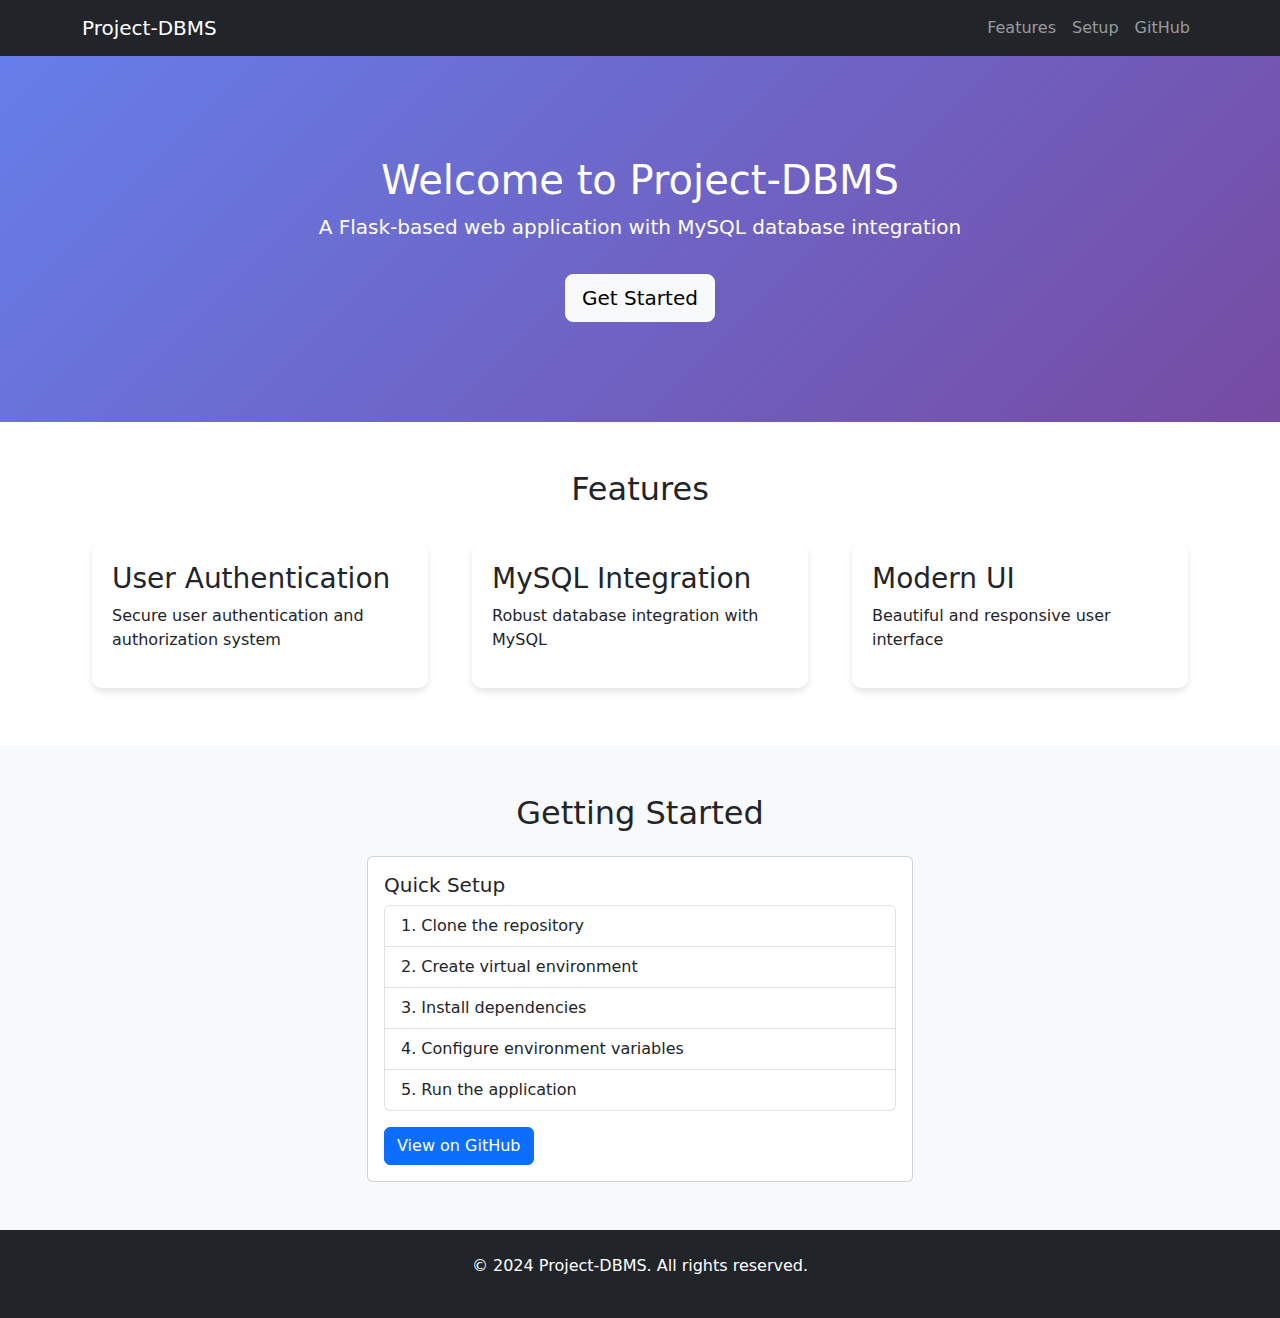
<file: index.html>
<!DOCTYPE html>
<html lang="en">
<head>
    <meta charset="UTF-8">
    <meta name="viewport" content="width=device-width, initial-scale=1.0">
    <title>Project-DBMS</title>
    <link href="https://cdn.jsdelivr.net/npm/bootstrap@5.3.0/dist/css/bootstrap.min.css" rel="stylesheet">
    <style>
        .hero-section {
            padding: 100px 0;
            background: linear-gradient(135deg, #667eea 0%, #764ba2 100%);
            color: white;
        }
        .feature-card {
            padding: 20px;
            margin: 10px;
            border-radius: 10px;
            box-shadow: 0 4px 6px rgba(0, 0, 0, 0.1);
        }
    </style>
</head>
<body>
    <nav class="navbar navbar-expand-lg navbar-dark bg-dark">
        <div class="container">
            <a class="navbar-brand" href="#">Project-DBMS</a>
            <button class="navbar-toggler" type="button" data-bs-toggle="collapse" data-bs-target="#navbarNav">
                <span class="navbar-toggler-icon"></span>
            </button>
            <div class="collapse navbar-collapse" id="navbarNav">
                <ul class="navbar-nav ms-auto">
                    <li class="nav-item">
                        <a class="nav-link" href="#features">Features</a>
                    </li>
                    <li class="nav-item">
                        <a class="nav-link" href="#setup">Setup</a>
                    </li>
                    <li class="nav-item">
                        <a class="nav-link" href="https://github.com/Bhaskar-069/Project-DBMS">GitHub</a>
                    </li>
                </ul>
            </div>
        </div>
    </nav>

    <section class="hero-section">
        <div class="container text-center">
            <h1>Welcome to Project-DBMS</h1>
            <p class="lead">A Flask-based web application with MySQL database integration</p>
            <a href="#setup" class="btn btn-light btn-lg mt-3">Get Started</a>
        </div>
    </section>

    <section id="features" class="py-5">
        <div class="container">
            <h2 class="text-center mb-4">Features</h2>
            <div class="row">
                <div class="col-md-4">
                    <div class="feature-card">
                        <h3>User Authentication</h3>
                        <p>Secure user authentication and authorization system</p>
                    </div>
                </div>
                <div class="col-md-4">
                    <div class="feature-card">
                        <h3>MySQL Integration</h3>
                        <p>Robust database integration with MySQL</p>
                    </div>
                </div>
                <div class="col-md-4">
                    <div class="feature-card">
                        <h3>Modern UI</h3>
                        <p>Beautiful and responsive user interface</p>
                    </div>
                </div>
            </div>
        </div>
    </section>

    <section id="setup" class="py-5 bg-light">
        <div class="container">
            <h2 class="text-center mb-4">Getting Started</h2>
            <div class="row">
                <div class="col-md-6 offset-md-3">
                    <div class="card">
                        <div class="card-body">
                            <h5 class="card-title">Quick Setup</h5>
                            <ol class="list-group list-group-numbered">
                                <li class="list-group-item">Clone the repository</li>
                                <li class="list-group-item">Create virtual environment</li>
                                <li class="list-group-item">Install dependencies</li>
                                <li class="list-group-item">Configure environment variables</li>
                                <li class="list-group-item">Run the application</li>
                            </ol>
                            <a href="https://github.com/Bhaskar-069/Project-DBMS" class="btn btn-primary mt-3">View on GitHub</a>
                        </div>
                    </div>
                </div>
            </div>
        </div>
    </section>

    <footer class="bg-dark text-white py-4">
        <div class="container text-center">
            <p>&copy; 2024 Project-DBMS. All rights reserved.</p>
        </div>
    </footer>

    <script src="https://cdn.jsdelivr.net/npm/bootstrap@5.3.0/dist/js/bootstrap.bundle.min.js"></script>
</body>
</html>
</file>
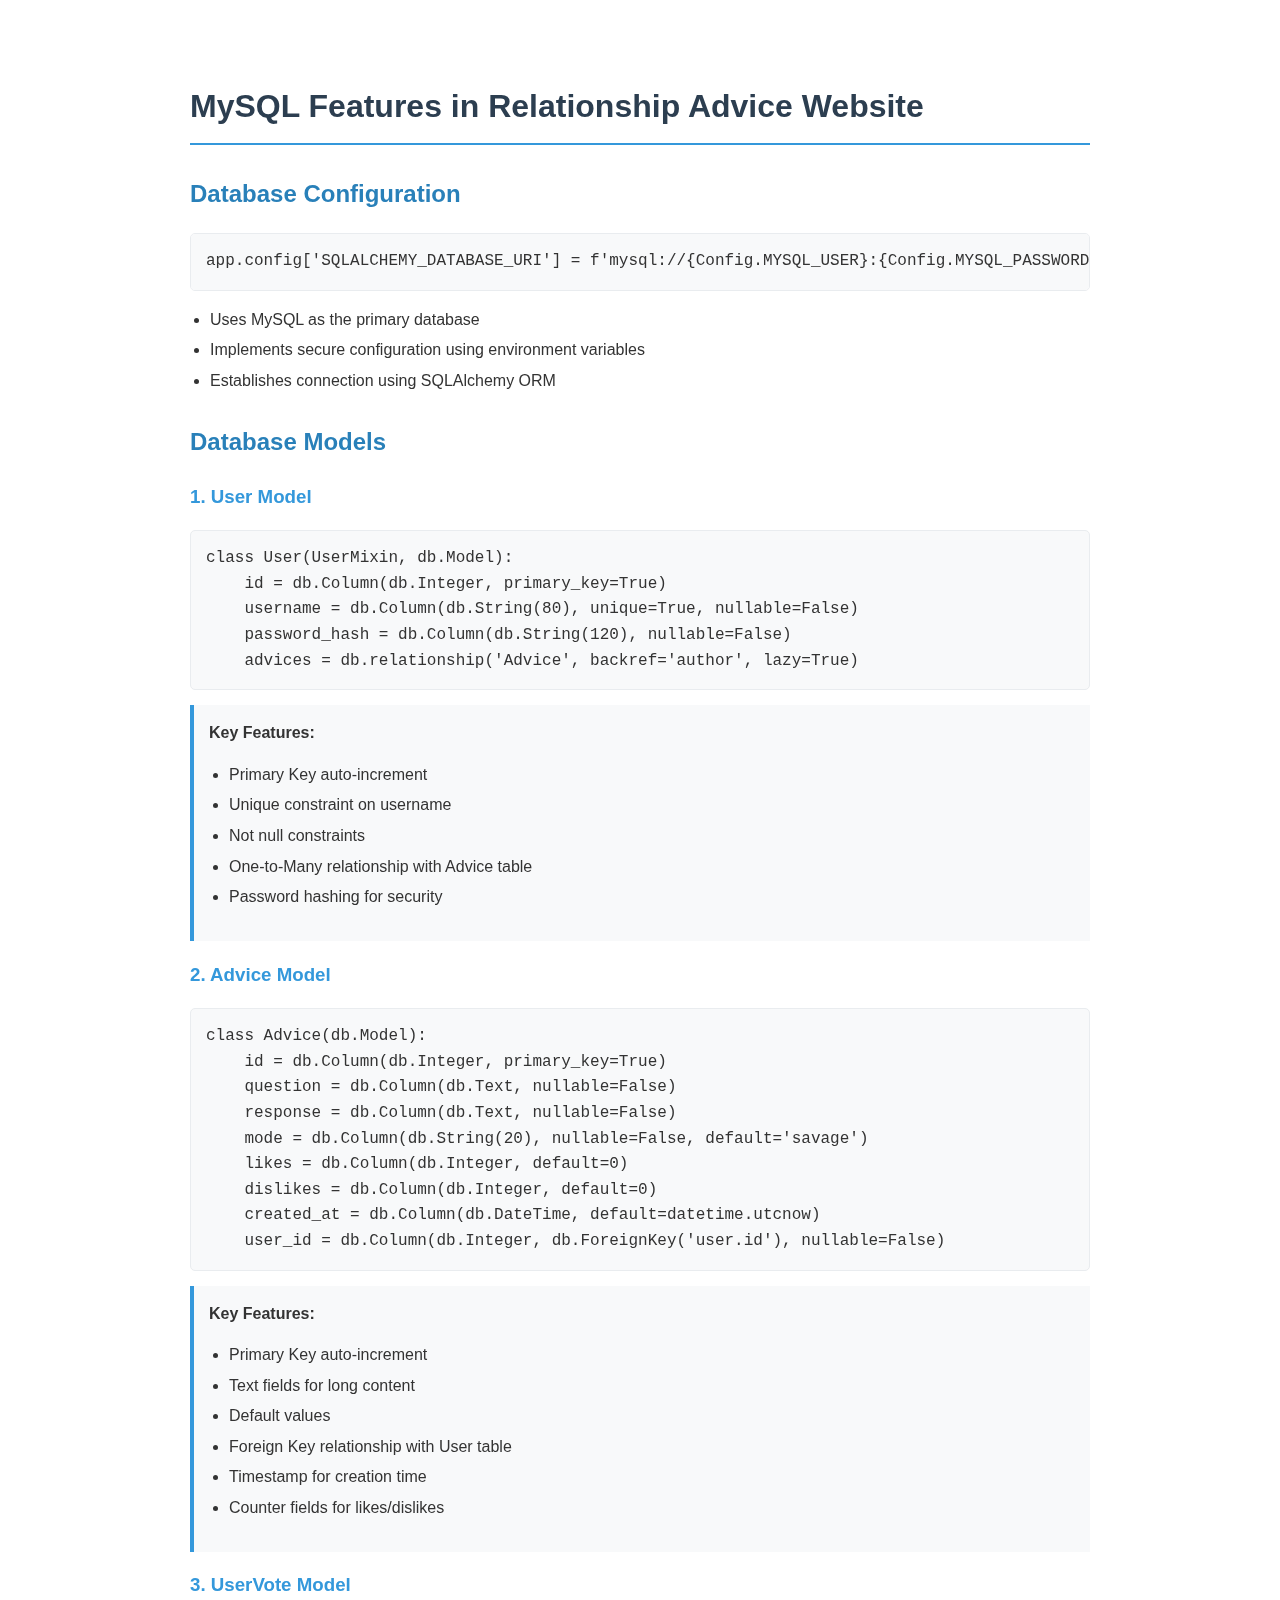
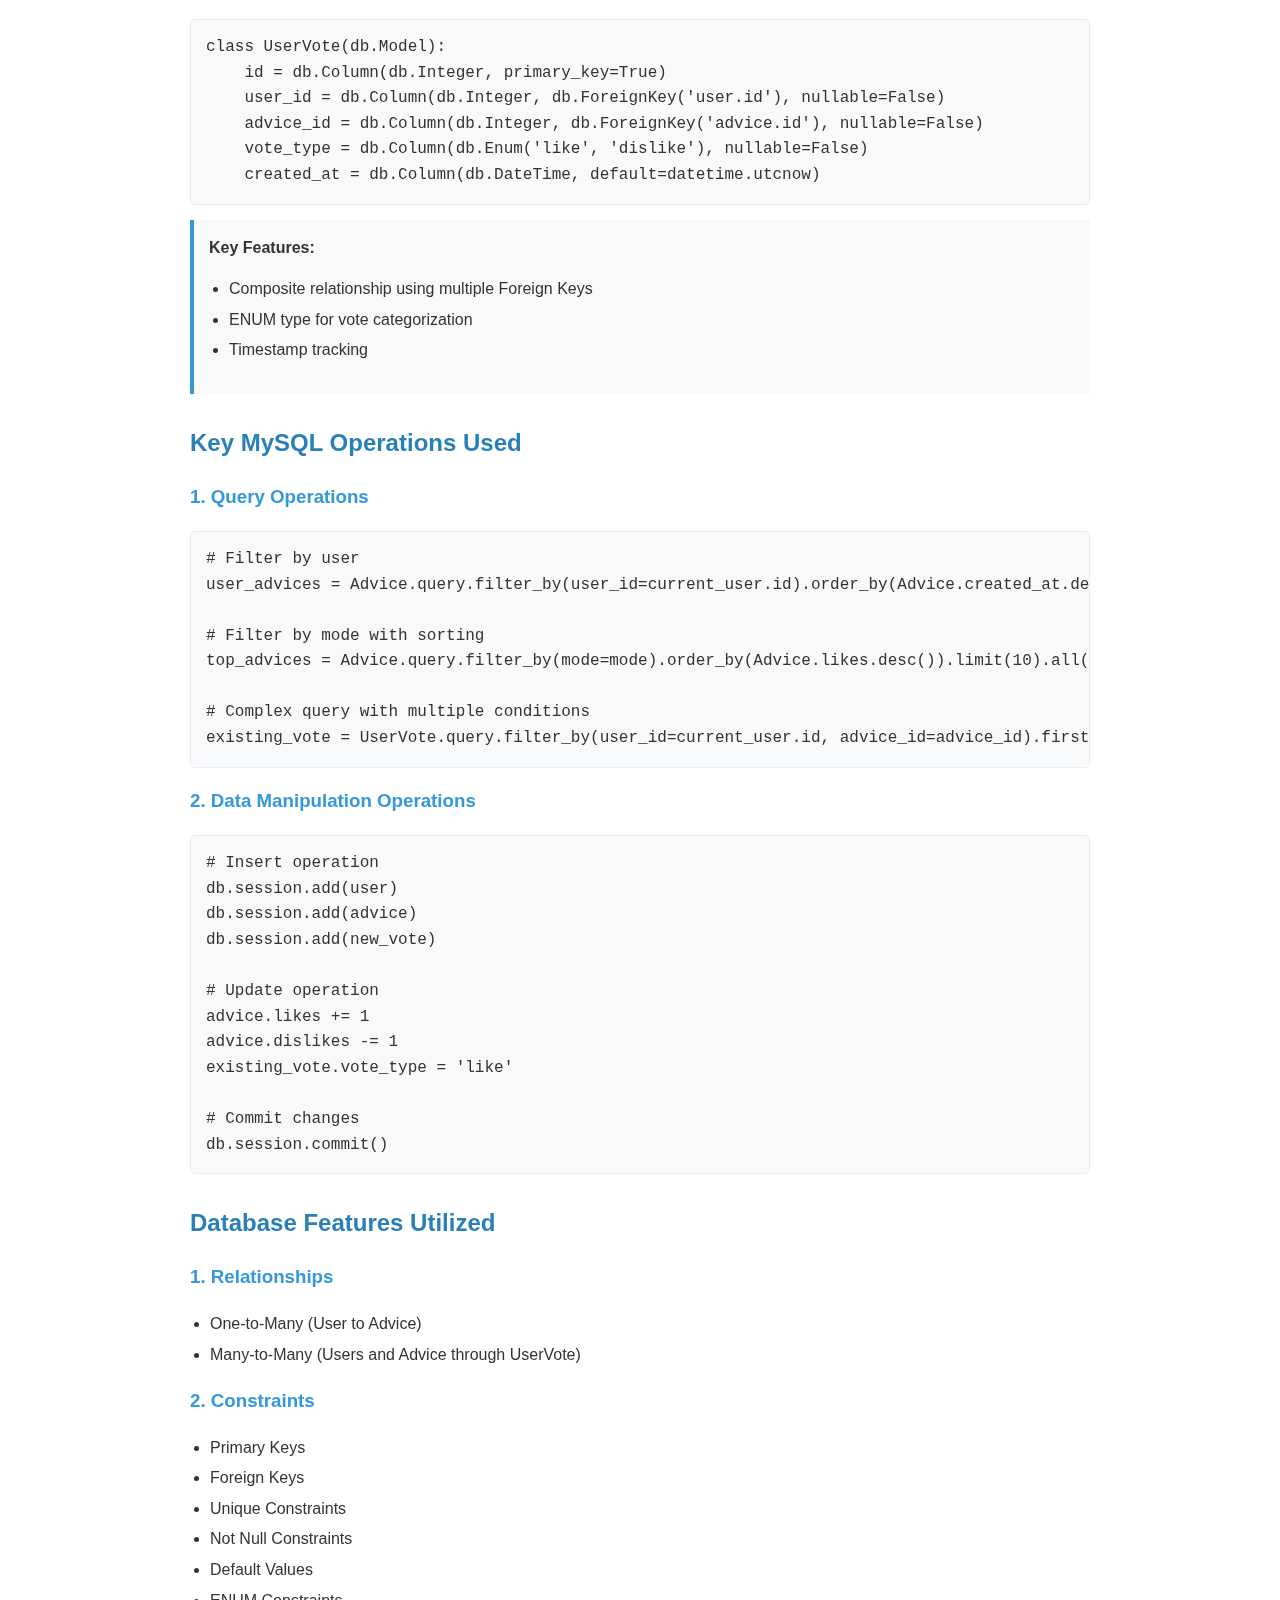
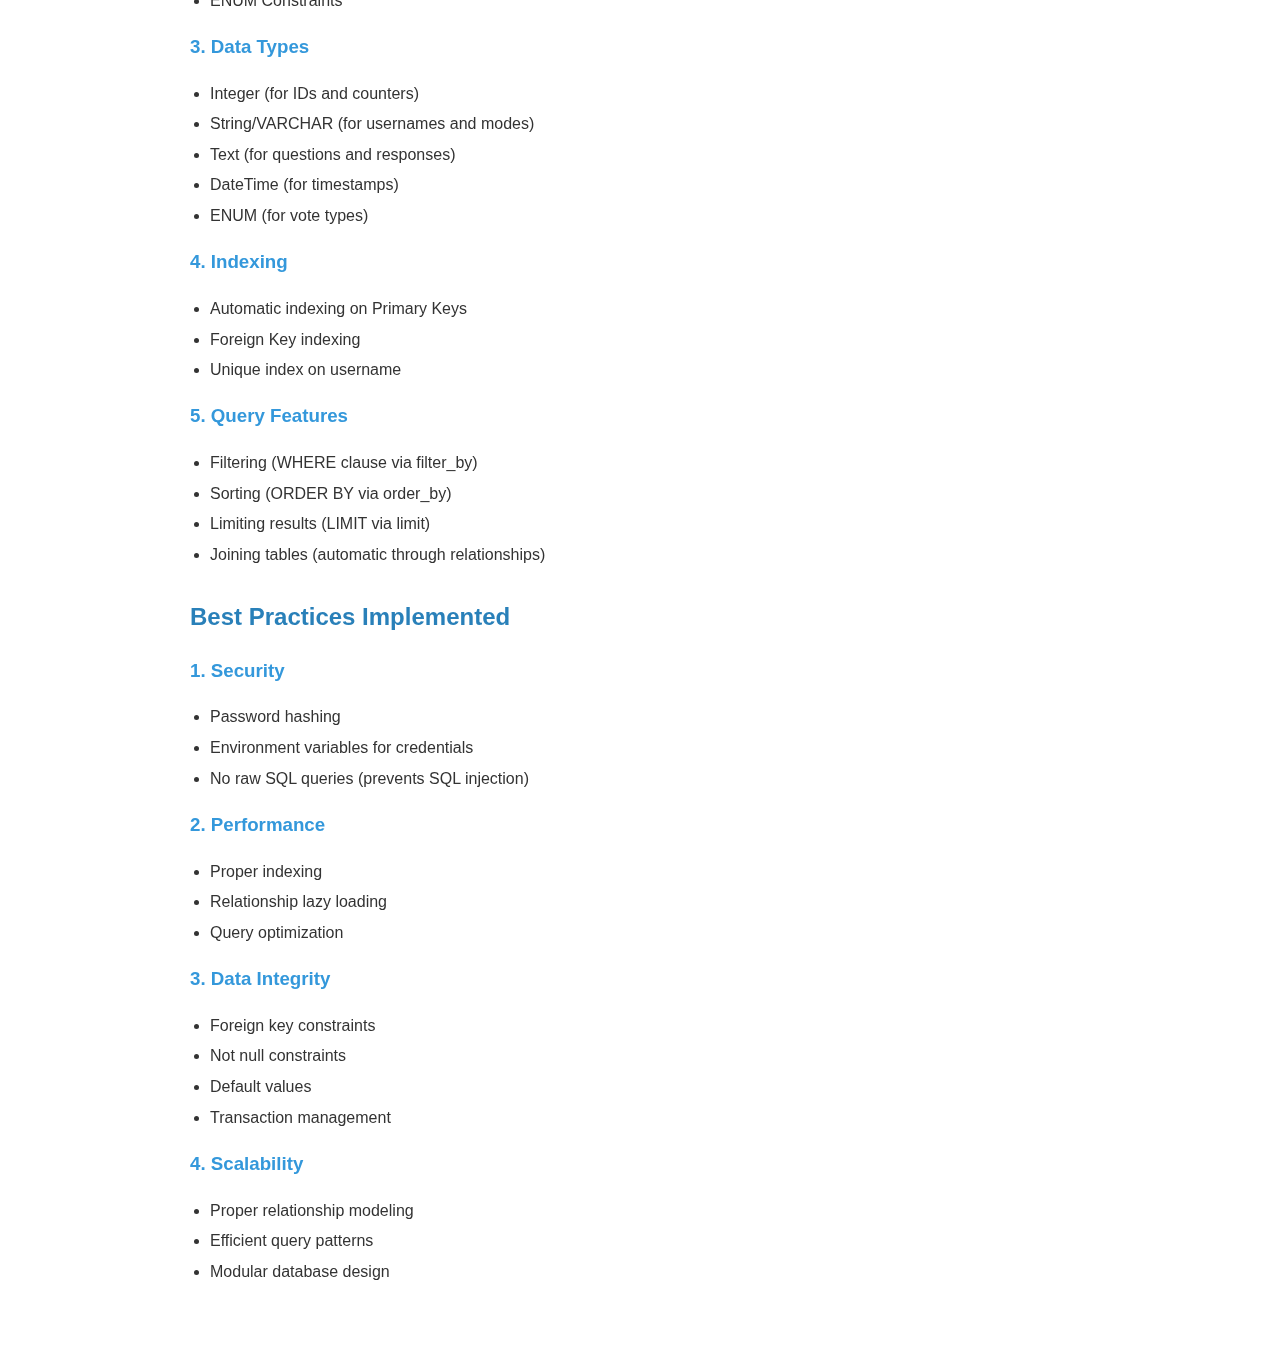
<file: MySQL_Features_Documentation.html>
<!DOCTYPE html>
<html>
<head>
    <meta charset="UTF-8">
    <title>MySQL Features in Relationship Advice Website</title>
    <style>
        body {
            font-family: Arial, sans-serif;
            line-height: 1.6;
            max-width: 900px;
            margin: 40px auto;
            padding: 20px;
            background-color: #fff;
            color: #333;
        }
        h1 {
            color: #2c3e50;
            border-bottom: 2px solid #3498db;
            padding-bottom: 10px;
        }
        h2 {
            color: #2980b9;
            margin-top: 30px;
        }
        h3 {
            color: #3498db;
        }
        pre {
            background-color: #f8f9fa;
            padding: 15px;
            border-radius: 5px;
            overflow-x: auto;
            border: 1px solid #e9ecef;
        }
        code {
            font-family: 'Courier New', Courier, monospace;
        }
        ul {
            padding-left: 20px;
        }
        li {
            margin-bottom: 5px;
        }
        .key-features {
            background-color: #f8f9fa;
            padding: 15px;
            border-left: 4px solid #3498db;
            margin: 15px 0;
        }
    </style>
</head>
<body>
    <h1>MySQL Features in Relationship Advice Website</h1>

    <h2>Database Configuration</h2>
    <pre><code>app.config['SQLALCHEMY_DATABASE_URI'] = f'mysql://{Config.MYSQL_USER}:{Config.MYSQL_PASSWORD}@{Config.MYSQL_HOST}/{Config.MYSQL_DB}'</code></pre>
    <ul>
        <li>Uses MySQL as the primary database</li>
        <li>Implements secure configuration using environment variables</li>
        <li>Establishes connection using SQLAlchemy ORM</li>
    </ul>

    <h2>Database Models</h2>

    <h3>1. User Model</h3>
    <pre><code>class User(UserMixin, db.Model):
    id = db.Column(db.Integer, primary_key=True)
    username = db.Column(db.String(80), unique=True, nullable=False)
    password_hash = db.Column(db.String(120), nullable=False)
    advices = db.relationship('Advice', backref='author', lazy=True)</code></pre>
    <div class="key-features">
        <strong>Key Features:</strong>
        <ul>
            <li>Primary Key auto-increment</li>
            <li>Unique constraint on username</li>
            <li>Not null constraints</li>
            <li>One-to-Many relationship with Advice table</li>
            <li>Password hashing for security</li>
        </ul>
    </div>

    <h3>2. Advice Model</h3>
    <pre><code>class Advice(db.Model):
    id = db.Column(db.Integer, primary_key=True)
    question = db.Column(db.Text, nullable=False)
    response = db.Column(db.Text, nullable=False)
    mode = db.Column(db.String(20), nullable=False, default='savage')
    likes = db.Column(db.Integer, default=0)
    dislikes = db.Column(db.Integer, default=0)
    created_at = db.Column(db.DateTime, default=datetime.utcnow)
    user_id = db.Column(db.Integer, db.ForeignKey('user.id'), nullable=False)</code></pre>
    <div class="key-features">
        <strong>Key Features:</strong>
        <ul>
            <li>Primary Key auto-increment</li>
            <li>Text fields for long content</li>
            <li>Default values</li>
            <li>Foreign Key relationship with User table</li>
            <li>Timestamp for creation time</li>
            <li>Counter fields for likes/dislikes</li>
        </ul>
    </div>

    <h3>3. UserVote Model</h3>
    <pre><code>class UserVote(db.Model):
    id = db.Column(db.Integer, primary_key=True)
    user_id = db.Column(db.Integer, db.ForeignKey('user.id'), nullable=False)
    advice_id = db.Column(db.Integer, db.ForeignKey('advice.id'), nullable=False)
    vote_type = db.Column(db.Enum('like', 'dislike'), nullable=False)
    created_at = db.Column(db.DateTime, default=datetime.utcnow)</code></pre>
    <div class="key-features">
        <strong>Key Features:</strong>
        <ul>
            <li>Composite relationship using multiple Foreign Keys</li>
            <li>ENUM type for vote categorization</li>
            <li>Timestamp tracking</li>
        </ul>
    </div>

    <h2>Key MySQL Operations Used</h2>

    <h3>1. Query Operations</h3>
    <pre><code># Filter by user
user_advices = Advice.query.filter_by(user_id=current_user.id).order_by(Advice.created_at.desc()).all()

# Filter by mode with sorting
top_advices = Advice.query.filter_by(mode=mode).order_by(Advice.likes.desc()).limit(10).all()

# Complex query with multiple conditions
existing_vote = UserVote.query.filter_by(user_id=current_user.id, advice_id=advice_id).first()</code></pre>

    <h3>2. Data Manipulation Operations</h3>
    <pre><code># Insert operation
db.session.add(user)
db.session.add(advice)
db.session.add(new_vote)

# Update operation
advice.likes += 1
advice.dislikes -= 1
existing_vote.vote_type = 'like'

# Commit changes
db.session.commit()</code></pre>

    <h2>Database Features Utilized</h2>

    <h3>1. Relationships</h3>
    <ul>
        <li>One-to-Many (User to Advice)</li>
        <li>Many-to-Many (Users and Advice through UserVote)</li>
    </ul>

    <h3>2. Constraints</h3>
    <ul>
        <li>Primary Keys</li>
        <li>Foreign Keys</li>
        <li>Unique Constraints</li>
        <li>Not Null Constraints</li>
        <li>Default Values</li>
        <li>ENUM Constraints</li>
    </ul>

    <h3>3. Data Types</h3>
    <ul>
        <li>Integer (for IDs and counters)</li>
        <li>String/VARCHAR (for usernames and modes)</li>
        <li>Text (for questions and responses)</li>
        <li>DateTime (for timestamps)</li>
        <li>ENUM (for vote types)</li>
    </ul>

    <h3>4. Indexing</h3>
    <ul>
        <li>Automatic indexing on Primary Keys</li>
        <li>Foreign Key indexing</li>
        <li>Unique index on username</li>
    </ul>

    <h3>5. Query Features</h3>
    <ul>
        <li>Filtering (WHERE clause via filter_by)</li>
        <li>Sorting (ORDER BY via order_by)</li>
        <li>Limiting results (LIMIT via limit)</li>
        <li>Joining tables (automatic through relationships)</li>
    </ul>

    <h2>Best Practices Implemented</h2>

    <h3>1. Security</h3>
    <ul>
        <li>Password hashing</li>
        <li>Environment variables for credentials</li>
        <li>No raw SQL queries (prevents SQL injection)</li>
    </ul>

    <h3>2. Performance</h3>
    <ul>
        <li>Proper indexing</li>
        <li>Relationship lazy loading</li>
        <li>Query optimization</li>
    </ul>

    <h3>3. Data Integrity</h3>
    <ul>
        <li>Foreign key constraints</li>
        <li>Not null constraints</li>
        <li>Default values</li>
        <li>Transaction management</li>
    </ul>

    <h3>4. Scalability</h3>
    <ul>
        <li>Proper relationship modeling</li>
        <li>Efficient query patterns</li>
        <li>Modular database design</li>
    </ul>
</body>
</html>
</file>
